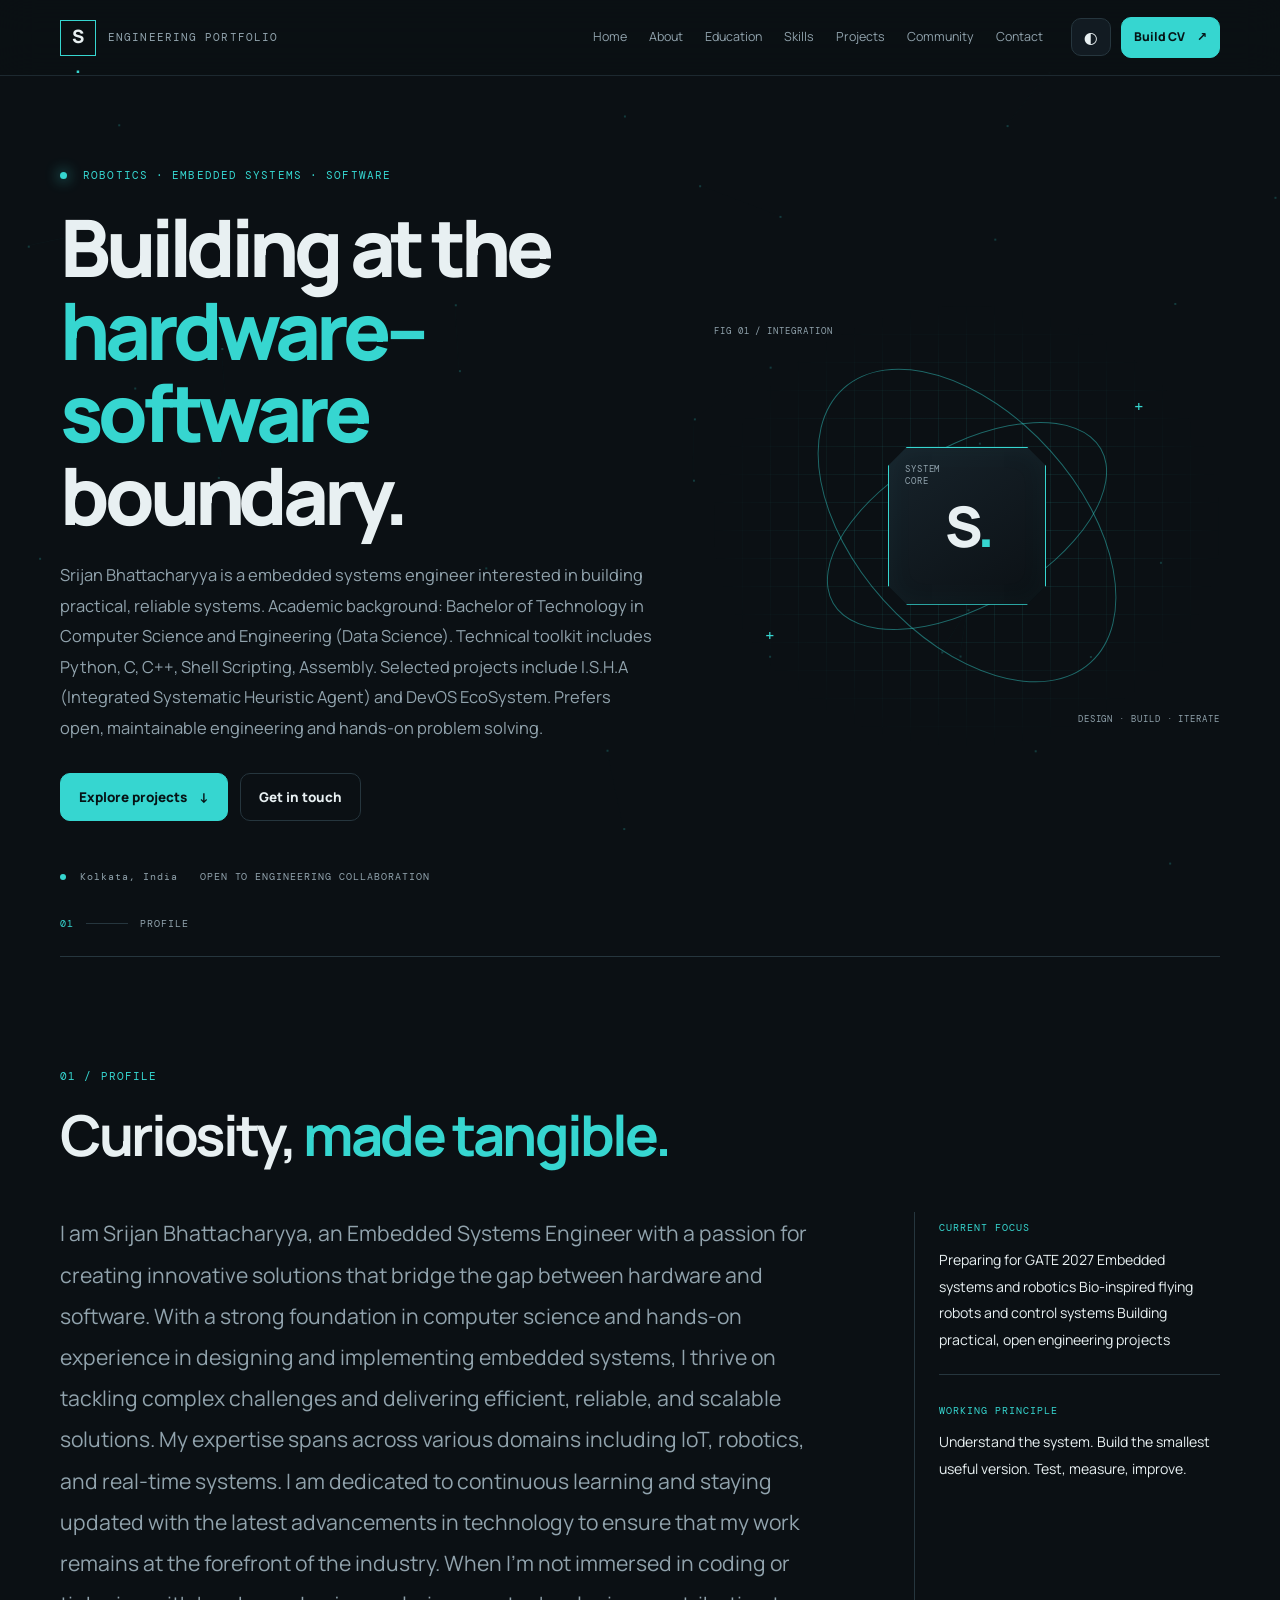
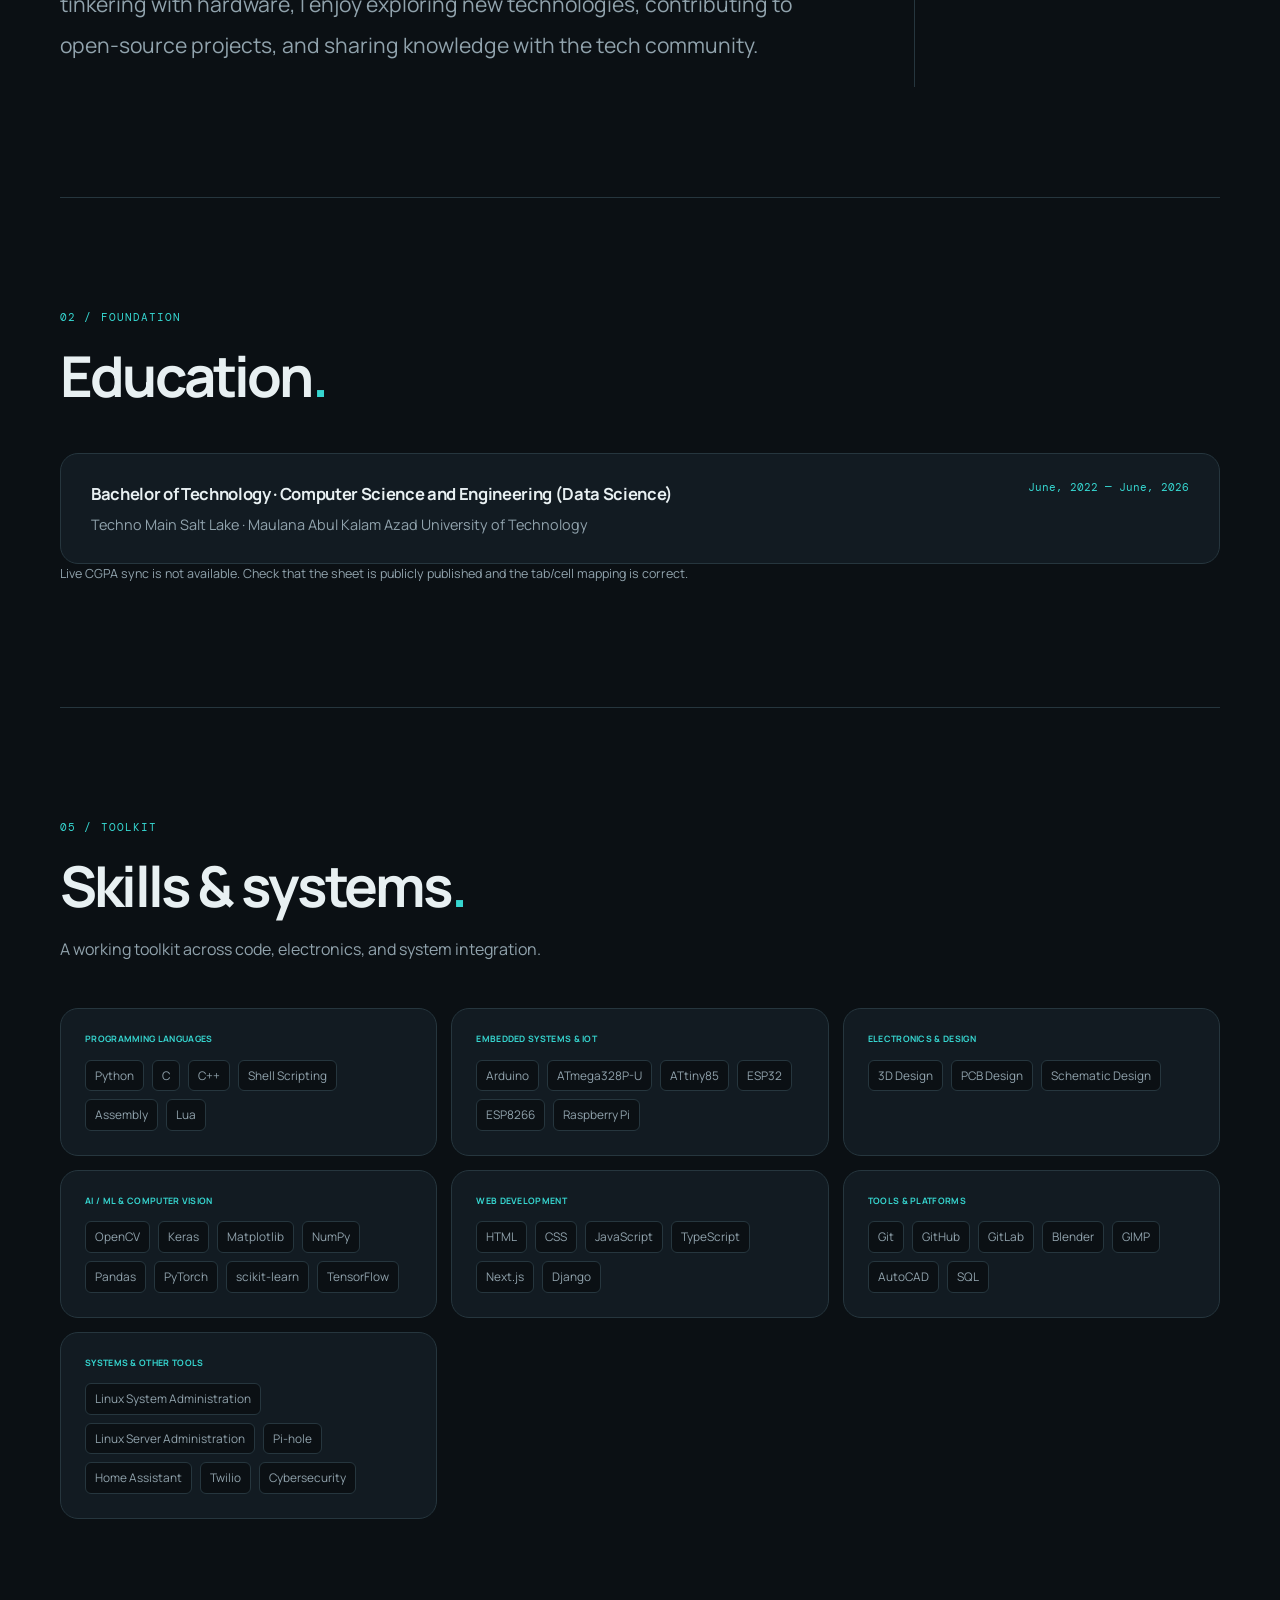
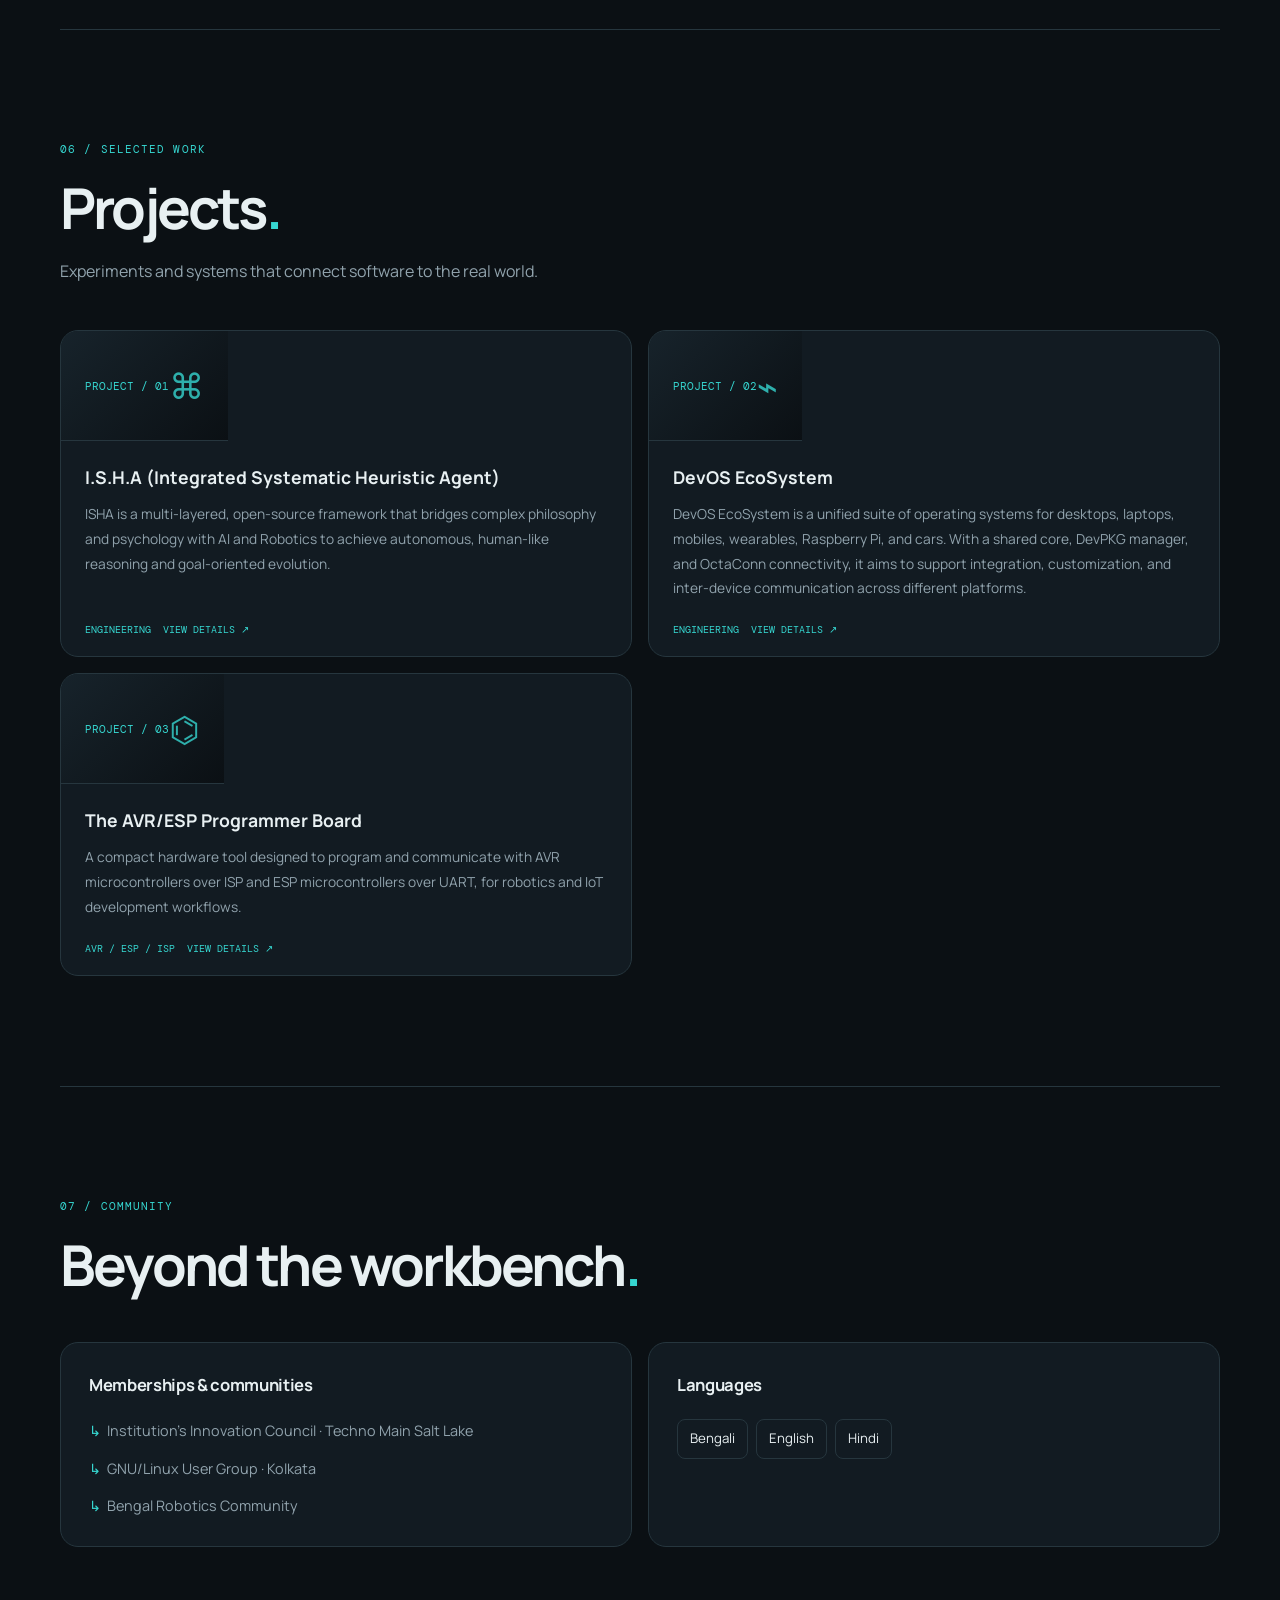
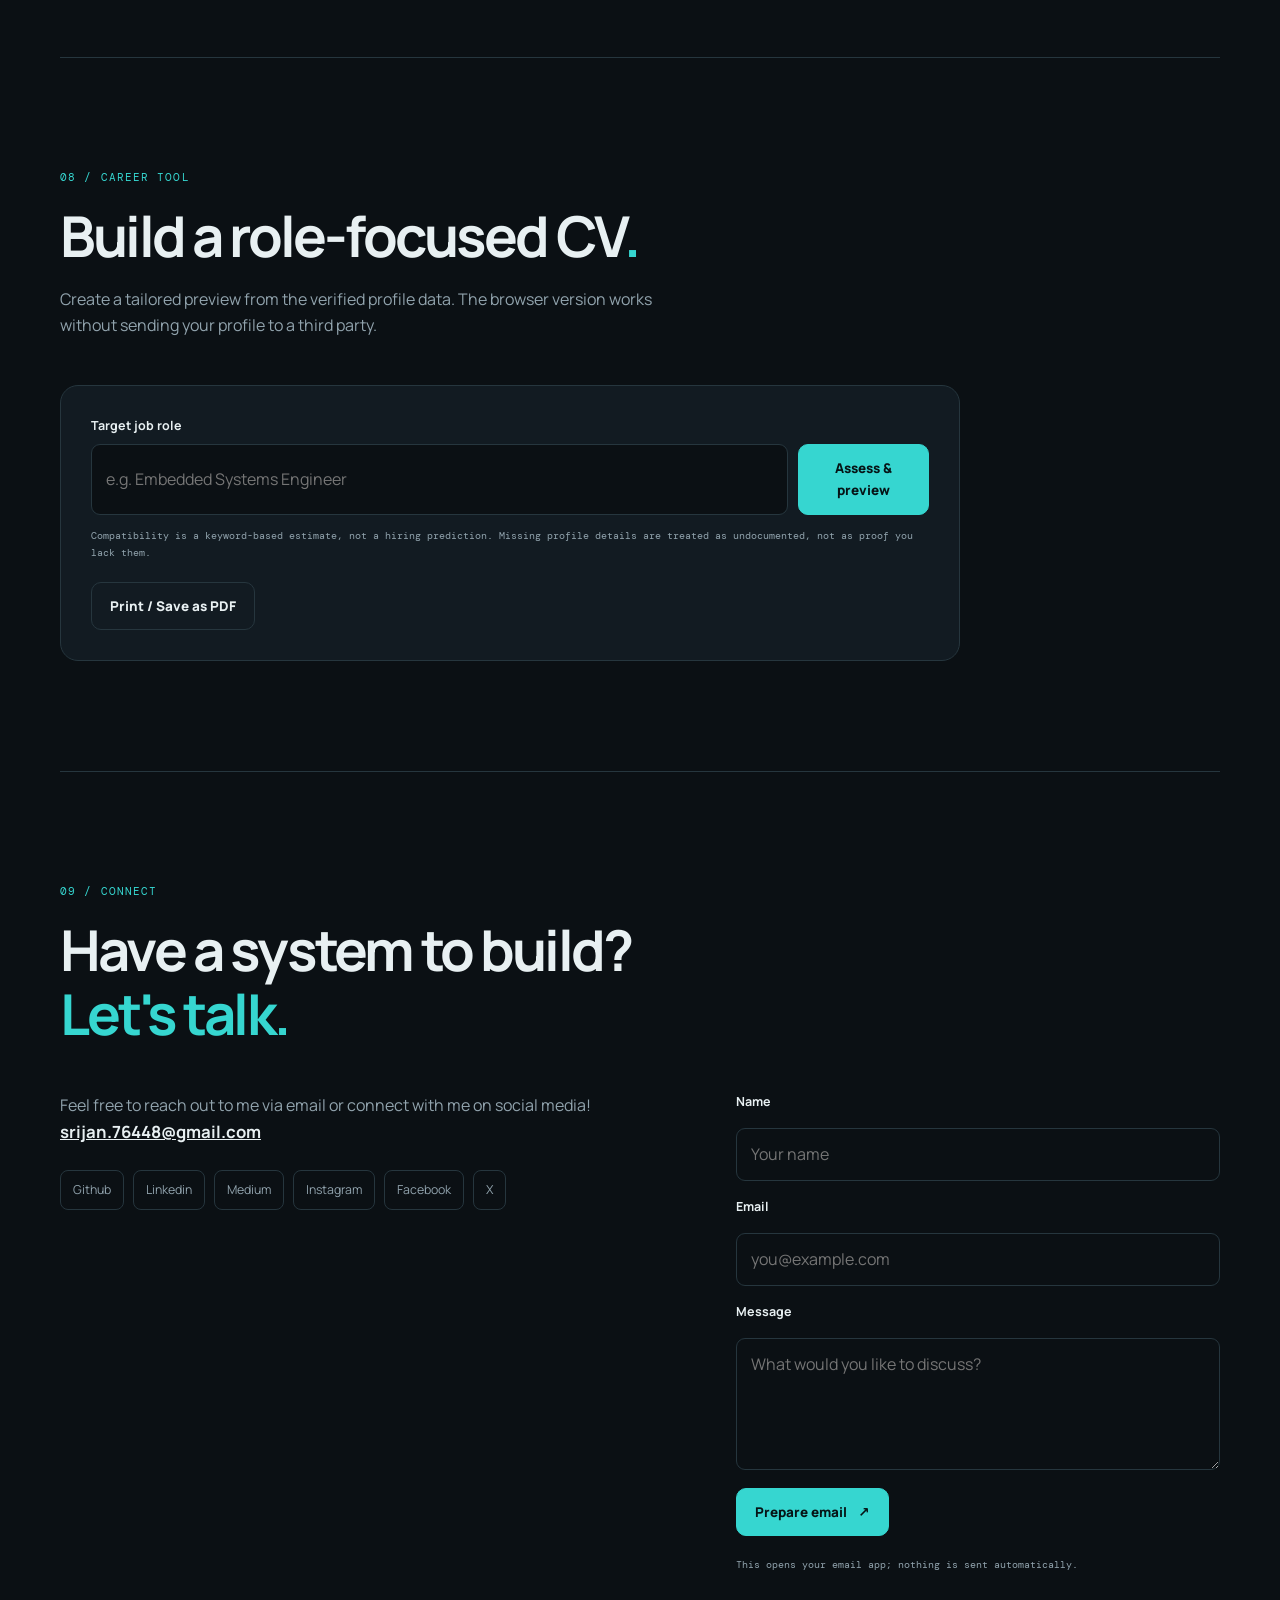
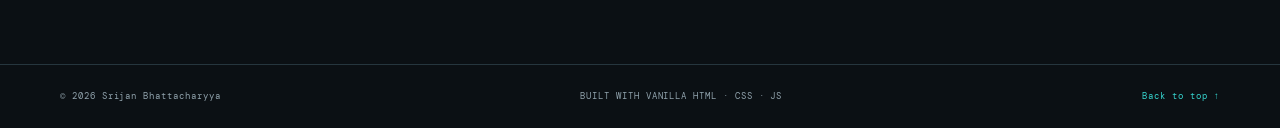
<file: index.html>
<!doctype html>
<html lang="en" data-theme="dark">
  <head>
    <meta charset="utf-8" />
    <meta name="viewport" content="width=device-width, initial-scale=1" />
    <meta name="theme-color" content="#0b1014" />
    <meta
      name="description"
      content="Robotics, embedded systems, and software engineering portfolio."
    />
    <title>Portfolio | Robotics &amp; Embedded Systems</title>
    <link
      rel="icon"
      type="image/webp"
      href="assets/imgs/logo.webp"
      id="web-icon"
    />
    <link rel="stylesheet" href="index.css" />
    <script src="index.js" defer></script>
  </head>
  <body>
    <a class="skip-link" href="#main">Skip to content</a>
    <div
      id="loadingScreen"
      class="loading-screen"
      role="status"
      aria-live="polite"
    >
      <div class="loading-terminal">
        <span class="eyebrow">SYSTEM / PORTFOLIO</span>
        <p>Initializing engineering workspace…</p>
      </div>
    </div>
    <canvas id="particleAccelerator" aria-hidden="true"></canvas>
    <header class="site-header">
      <a class="brand" href="#home" aria-label="Go to home"
        ><span class="brand-mark">S<span>.</span></span
        ><span class="brand-label">ENGINEERING PORTFOLIO</span></a
      >
      <button
        id="nav-toggle"
        class="nav-toggle"
        type="button"
        aria-expanded="false"
        aria-controls="site-nav"
      >
        Menu
      </button>
      <nav id="site-nav" class="site-nav" aria-label="Main navigation">
        <a href="#home">Home</a><a href="#about">About</a
        ><a href="#education">Education</a><a href="#experience">Experience</a
        ><a href="#achievements">Achievements</a><a href="#skills">Skills</a
        ><a href="#projects">Projects</a><a href="#memberships">Community</a
        ><a href="#contact">Contact</a>
      </nav>
      <div class="header-actions">
        <button
          id="theme-toggle"
          class="icon-button"
          type="button"
          aria-label="Switch to light theme"
          title="Toggle theme"
        >
          ◐</button
        ><a class="button button-small" href="#cv-builder"
          >Build CV <span aria-hidden="true">↗</span></a
        >
      </div>
    </header>

    <main id="main">
      <section id="home" class="hero section-wrap">
        <div class="hero-copy">
          <p class="eyebrow">
            <span class="status-dot"></span> ROBOTICS · EMBEDDED SYSTEMS ·
            SOFTWARE
          </p>
          <h1>
            Building at the<br /><span class="accent-text"
              >hardware–software</span
            ><br />boundary.
          </h1>
          <p id="user-short-description" class="hero-summary">
            Embedded systems, practical engineering, and software built to work
            with the physical world.
          </p>
          <div class="hero-actions">
            <a class="button" href="#projects"
              >Explore projects <span aria-hidden="true">↓</span></a
            ><a class="button button-quiet" href="#contact">Get in touch</a>
          </div>
          <div class="hero-meta">
            <span><i></i> Kolkata, India</span
            ><span>OPEN TO ENGINEERING COLLABORATION</span>
          </div>
        </div>
        <div class="hero-visual" aria-label="Abstract engineering illustration">
          <div class="visual-grid"></div>
          <div class="orbit orbit-one"></div>
          <div class="orbit orbit-two"></div>
          <div class="core-chip">
            <span class="chip-pins"></span
            ><span class="chip-label">SYSTEM<br />CORE</span
            ><span class="chip-center">S<span>.</span></span>
          </div>
          <span class="visual-tag tag-top">FIG 01 / INTEGRATION</span
          ><span class="visual-tag tag-bottom">DESIGN · BUILD · ITERATE</span>
          <span class="crosshair crosshair-a">+</span
          ><span class="crosshair crosshair-b">+</span>
        </div>
        <div class="hero-index">
          <span>01</span><span class="index-line"></span><span>PROFILE</span>
        </div>
      </section>

      <section id="about" class="content-section section-wrap">
        <div class="section-heading">
          <p class="eyebrow">01 / PROFILE</p>
          <h2>Curiosity, <span class="accent-text">made tangible.</span></h2>
        </div>
        <div class="about-grid">
          <p id="about-description" class="about-copy"></p>
          <div class="about-aside">
            <span class="aside-label">CURRENT FOCUS</span>
            <p id="current-focus"></p>
            <span class="aside-rule"></span
            ><span class="aside-label">WORKING PRINCIPLE</span>
            <p id="working-principle"></p>
          </div>
        </div>
      </section>

      <section id="education" class="content-section section-wrap">
        <div class="section-heading">
          <p class="eyebrow">02 / FOUNDATION</p>
          <h2>Education<span class="accent-text">.</span></h2>
        </div>
        <div id="education-list" class="education-list">
          <p class="muted">Loading education data…</p>
        </div>
        <p id="academic-status" class="data-status" aria-live="polite"></p>
      </section>

      <section id="experience" class="content-section section-wrap">
        <div class="section-heading">
          <p class="eyebrow">03 / CAREER</p>
          <h2>Experience<span class="accent-text">.</span></h2>
          <p class="section-intro">
            Professional, internship, freelance, and other relevant work
            experiences.
          </p>
        </div>
        <div id="experience-list" class="education-list">
          <p class="muted">Loading experience data…</p>
        </div>
      </section>

      <section id="achievements" class="content-section section-wrap">
        <div class="section-heading">
          <p class="eyebrow">04 / MILESTONES</p>
          <h2>Achievements<span class="accent-text">.</span></h2>
          <p class="section-intro">
            Academic and non-academic achievements, awards, recognitions, and
            milestones.
          </p>
        </div>
        <div id="achievements-list" class="education-list">
          <p class="muted">Loading achievements…</p>
        </div>
      </section>

      <section id="skills" class="content-section section-wrap">
        <div class="section-heading">
          <p class="eyebrow">05 / TOOLKIT</p>
          <h2>Skills &amp; systems<span class="accent-text">.</span></h2>
          <p class="section-intro">
            A working toolkit across code, electronics, and system integration.
          </p>
        </div>
        <div id="skills-list" class="skills-grid"></div>
      </section>

      <section id="projects" class="content-section section-wrap">
        <div class="section-heading">
          <p class="eyebrow">06 / SELECTED WORK</p>
          <h2>Projects<span class="accent-text">.</span></h2>
          <p class="section-intro">
            Experiments and systems that connect software to the real world.
          </p>
        </div>
        <div id="projects-list" class="projects-grid"></div>
      </section>

      <section id="memberships" class="content-section section-wrap">
        <div class="section-heading">
          <p class="eyebrow">07 / COMMUNITY</p>
          <h2>Beyond the workbench<span class="accent-text">.</span></h2>
        </div>
        <div class="community-grid">
          <div>
            <h3>Memberships &amp; communities</h3>
            <ul id="memberships-list" class="simple-list"></ul>
          </div>
          <div>
            <h3>Languages</h3>
            <div id="languages-list" class="language-list"></div>
          </div>
        </div>
      </section>

      <section id="cv-builder" class="content-section section-wrap">
        <div class="section-heading">
          <p class="eyebrow">08 / CAREER TOOL</p>
          <h2>Build a role-focused CV<span class="accent-text">.</span></h2>
          <p class="section-intro">
            Create a tailored preview from the verified profile data. The
            browser version works without sending your profile to a third party.
          </p>
        </div>
        <div class="cv-builder-panel">
          <label for="cv-role">Target job role</label>
          <div class="cv-input-row">
            <input
              id="cv-role"
              type="text"
              placeholder="e.g. Embedded Systems Engineer"
              autocomplete="organization-title"
            /><button id="generate-cv" class="button" type="button">
              Assess &amp; preview
            </button>
          </div>
          <p class="form-hint">
            Compatibility is a keyword-based estimate, not a hiring prediction.
            Missing profile details are treated as undocumented, not as proof
            you lack them.
          </p>
          <div
            id="cv-assessment"
            class="assessment"
            hidden
            aria-live="polite"
          ></div>
          <div class="cv-actions">
            <button
              id="print-cv"
              class="button button-quiet"
              type="button"
              disabled
            >
              Print / Save as PDF</button
            ><button id="close-cv" class="text-button" type="button" hidden>
              Close preview
            </button>
          </div>
          <div id="cv-preview" class="cv-preview" hidden></div>
        </div>
      </section>

      <section
        id="contact"
        class="content-section section-wrap contact-section"
      >
        <div class="section-heading">
          <p class="eyebrow">09 / CONNECT</p>
          <h2>
            Have a system to build?<br /><span class="accent-text"
              >Let's talk.</span
            >
          </h2>
        </div>
        <div class="contact-grid">
          <div>
            <p id="contact-description" class="section-intro">
              Reach out for engineering conversations, open-source
              collaboration, and robotics projects.
            </p>
            <p id="email-address" class="email-address"></p>
            <div id="social-links" class="social-links"></div>
          </div>
          <form id="contact-form" class="contact-form">
            <label for="name">Name</label
            ><input
              id="name"
              name="name"
              required
              placeholder="Your name"
              autocomplete="name"
            />
            <label for="email">Email</label
            ><input
              id="email"
              name="email"
              type="email"
              required
              placeholder="you@example.com"
              autocomplete="email"
            />
            <label for="message">Message</label
            ><textarea
              id="message"
              name="message"
              required
              rows="4"
              placeholder="What would you like to discuss?"
            ></textarea>
            <button class="button" type="submit">
              Prepare email <span aria-hidden="true">↗</span>
            </button>
            <p class="form-hint">
              This opens your email app; nothing is sent automatically.
            </p>
          </form>
        </div>
      </section>
    </main>
    <footer class="site-footer">
      <span
        >© <span id="current-year"></span>
        <span id="footer-name">Portfolio</span></span
      ><span>BUILT WITH VANILLA HTML · CSS · JS</span
      ><a href="#home">Back to top ↑</a>
    </footer>

    <dialog id="project-dialog" class="project-dialog">
      <button
        id="project-dialog-close"
        class="dialog-close"
        type="button"
        aria-label="Close project details"
      >
        ×
      </button>
      <div id="project-dialog-content"></div>
    </dialog>
    <div id="app-status" class="sr-only" role="status" aria-live="polite"></div>
  </body>
</html>
</file>
<file: index.css>
@import url("https://fonts.googleapis.com/css2?family=DM+Mono:wght@400;500&family=Manrope:wght@400;500;600;700;800&display=swap");
:root {
  color-scheme: dark;
  --bg: #0b1014;
  --surface: #121b22;
  --surface-2: #17232b;
  --line: #26363e;
  --text: #e8f0f2;
  --muted: #91a3ad;
  --accent: #36d6d0;
  --accent-2: #178c8c;
  --danger: #ffb86b;
  --shadow: 0 24px 80px #0005;
  --radius: 18px;
  --mono: "DM Mono", ui-monospace, monospace;
  --sans: "Manrope", system-ui, sans-serif;
  --max: 1160px;
}
html[data-theme="light"] {
  color-scheme: light;
  --bg: #f2f6f5;
  --surface: #fff;
  --surface-2: #e7efed;
  --line: #ccd9d6;
  --text: #132329;
  --muted: #53666d;
  --accent: #087e7a;
  --accent-2: #126a67;
  --shadow: 0 24px 80px #17312b12;
}
* {
  box-sizing: border-box;
}
html {
  scroll-behavior: smooth;
  scroll-padding-top: 90px;
}
body {
  margin: 0;
  background: var(--bg);
  color: var(--text);
  font-family: var(--sans);
  line-height: 1.65;
  overflow-x: hidden;
}
a {
  color: inherit;
}
button,
input,
textarea {
  font: inherit;
}
button,
a {
  -webkit-tap-highlight-color: transparent;
}
::selection {
  background: var(--accent);
  color: #071013;
}
.skip-link {
  position: fixed;
  left: 12px;
  top: -60px;
  z-index: 10001;
  padding: 10px 14px;
  background: var(--accent);
  color: #061114;
}
.skip-link:focus {
  top: 12px;
}
.sr-only {
  position: absolute;
  width: 1px;
  height: 1px;
  padding: 0;
  margin: -1px;
  overflow: hidden;
  clip: rect(0, 0, 0, 0);
  white-space: nowrap;
  border: 0;
}
#particleAccelerator {
  position: fixed;
  inset: 0;
  width: 100%;
  height: 100%;
  z-index: -1;
  pointer-events: none;
  opacity: 0.34;
}
.site-header {
  position: sticky;
  top: 0;
  z-index: 1000;
  min-height: 76px;
  padding: 0 max(24px, calc((100vw - var(--max)) / 2));
  display: flex;
  align-items: center;
  gap: 28px;
  background: color-mix(in srgb, var(--bg) 88%, transparent);
  backdrop-filter: blur(18px);
  border-bottom: 1px solid color-mix(in srgb, var(--line) 70%, transparent);
}
.brand {
  display: flex;
  align-items: center;
  gap: 12px;
  text-decoration: none;
  white-space: nowrap;
}
.brand-mark {
  display: grid;
  place-items: center;
  width: 36px;
  height: 36px;
  border: 1px solid var(--accent);
  font-weight: 800;
  font-size: 1.15rem;
}
.brand-mark span,
.chip-center span {
  color: var(--accent);
}
.brand-label,
.eyebrow,
.aside-label,
.visual-tag,
.hero-meta,
.hero-index,
.site-footer,
.form-hint {
  font-family: var(--mono);
  font-size: 0.69rem;
  letter-spacing: 0.1em;
}
.brand-label {
  color: var(--muted);
}
.site-nav {
  display: flex;
  gap: 22px;
  margin-left: auto;
}
.site-nav a {
  font-size: 0.78rem;
  color: var(--muted);
  text-decoration: none;
  transition: color 0.2s;
}
.site-nav a:hover,
.site-nav a:focus-visible {
  color: var(--accent);
}
.header-actions {
  display: flex;
  align-items: center;
  gap: 10px;
}
.icon-button,
.nav-toggle {
  border: 1px solid var(--line);
  background: var(--surface);
  color: var(--text);
  height: 38px;
  min-width: 40px;
  border-radius: 10px;
  cursor: pointer;
}
.nav-toggle {
  display: none;
}
.button {
  display: inline-flex;
  align-items: center;
  justify-content: center;
  gap: 12px;
  padding: 12px 18px;
  border: 1px solid var(--accent);
  border-radius: 10px;
  background: var(--accent);
  color: #061416;
  font-weight: 800;
  font-size: 0.84rem;
  text-decoration: none;
  cursor: pointer;
  transition:
    transform 0.2s,
    background 0.2s,
    border-color 0.2s;
}
.button:hover {
  transform: translateY(-2px);
  background: #6ce8e2;
}
.button-small {
  padding: 9px 12px;
  font-size: 0.76rem;
}
.button-quiet {
  background: transparent;
  color: var(--text);
  border-color: var(--line);
}
.button-quiet:hover {
  background: var(--surface);
  color: var(--text);
  border-color: var(--accent);
}
.text-button {
  border: 0;
  background: none;
  color: var(--accent);
  cursor: pointer;
}
.section-wrap {
  width: min(var(--max), calc(100% - 48px));
  margin-inline: auto;
}
.hero {
  min-height: min(790px, calc(100vh - 76px));
  padding-block: 90px 70px;
  display: grid;
  grid-template-columns: 1.08fr 0.92fr;
  align-items: center;
  gap: 60px;
  position: relative;
}
.eyebrow {
  color: var(--accent);
  margin: 0 0 22px;
}
.status-dot {
  display: inline-block;
  width: 7px;
  height: 7px;
  border-radius: 50%;
  background: var(--accent);
  margin-right: 8px;
  box-shadow: 0 0 14px var(--accent);
}
h1,
h2,
h3,
p {
  margin-top: 0;
}
h1 {
  font-size: clamp(2.7rem, 6.2vw, 5.5rem);
  line-height: 1.04;
  letter-spacing: -0.065em;
  margin-bottom: 24px;
  font-weight: 800;
}
h2 {
  font-size: clamp(2rem, 4.4vw, 3.65rem);
  line-height: 1.13;
  letter-spacing: -0.05em;
  margin-bottom: 18px;
}
h3 {
  font-size: 1.04rem;
  letter-spacing: -0.02em;
}
.accent-text {
  color: var(--accent);
}
.hero-summary {
  max-width: 620px;
  color: var(--muted);
  font-size: 1.03rem;
  line-height: 1.85;
}
.hero-actions {
  display: flex;
  gap: 12px;
  flex-wrap: wrap;
  margin-top: 30px;
}
.hero-meta {
  display: flex;
  flex-wrap: wrap;
  gap: 22px;
  margin-top: 48px;
  color: var(--muted);
  font-size: 0.61rem;
}
.hero-meta i {
  display: inline-block;
  width: 6px;
  height: 6px;
  border-radius: 50%;
  background: var(--accent);
  margin-right: 7px;
}
.hero-visual {
  min-height: 440px;
  position: relative;
  display: grid;
  place-items: center;
  isolation: isolate;
}
.visual-grid {
  position: absolute;
  inset: 0;
  background-image:
    linear-gradient(
      color-mix(in srgb, var(--accent) 12%, transparent) 1px,
      transparent 1px
    ),
    linear-gradient(
      90deg,
      color-mix(in srgb, var(--accent) 12%, transparent) 1px,
      transparent 1px
    );
  background-size: 28px 28px;
  mask-image: radial-gradient(ellipse, black 10%, transparent 72%);
  z-index: -1;
}
.orbit {
  position: absolute;
  border: 1px solid color-mix(in srgb, var(--accent) 45%, transparent);
  border-radius: 50%;
  transform: rotate(-30deg);
}
.orbit-one {
  width: 310px;
  height: 160px;
}
.orbit-two {
  width: 370px;
  height: 225px;
  transform: rotate(48deg);
}
.core-chip {
  position: relative;
  width: 158px;
  height: 158px;
  display: grid;
  place-items: center;
  border: 1px solid var(--accent);
  background: linear-gradient(145deg, var(--surface-2), var(--bg));
  box-shadow:
    0 0 55px color-mix(in srgb, var(--accent) 16%, transparent),
    inset 0 0 30px #36d6d00c;
  clip-path: polygon(
    12% 0,
    88% 0,
    100% 12%,
    100% 88%,
    88% 100%,
    12% 100%,
    0 88%,
    0 12%
  );
}
.chip-center {
  font-size: 3.5rem;
  font-weight: 800;
  letter-spacing: -0.1em;
}
.chip-label {
  position: absolute;
  top: 16px;
  left: 16px;
  font: 0.55rem/1.35 var(--mono);
  letter-spacing: 0.1em;
  color: var(--muted);
}
.chip-pins {
  position: absolute;
  inset: -6px;
  border: 1px dashed color-mix(in srgb, var(--accent) 60%, transparent);
}
.visual-tag {
  position: absolute;
  color: var(--muted);
  font-size: 0.58rem;
}
.tag-top {
  top: 18px;
  left: 0;
}
.tag-bottom {
  bottom: 18px;
  right: 0;
}
.crosshair {
  position: absolute;
  color: var(--accent);
  font-family: var(--mono);
}
.crosshair-a {
  top: 20%;
  right: 15%;
}
.crosshair-b {
  bottom: 22%;
  left: 10%;
}
.hero-index {
  position: absolute;
  bottom: 24px;
  left: 0;
  display: flex;
  align-items: center;
  gap: 12px;
  color: var(--muted);
  font-size: 0.6rem;
}
.hero-index span:first-child {
  color: var(--accent);
}
.index-line {
  height: 1px;
  width: 42px;
  background: var(--line);
}
.content-section {
  padding-block: 110px;
  border-top: 1px solid var(--line);
}
.section-heading {
  max-width: 760px;
  margin-bottom: 46px;
}
.section-heading .eyebrow {
  margin-bottom: 18px;
}
.section-intro {
  max-width: 650px;
  color: var(--muted);
  margin-bottom: 0;
}
.about-grid {
  display: grid;
  grid-template-columns: minmax(0, 1.5fr) minmax(220px, 0.6fr);
  gap: 90px;
}
.about-copy {
  font-size: clamp(1.05rem, 1.7vw, 1.32rem);
  line-height: 1.95;
  color: var(--muted);
  white-space: pre-line;
}
.about-aside {
  padding-left: 24px;
  border-left: 1px solid var(--line);
}
.aside-label {
  color: var(--accent);
  font-size: 0.61rem;
}
.about-aside p {
  margin: 8px 0 20px;
  font-size: 0.88rem;
  line-height: 1.9;
}
.aside-rule {
  display: block;
  width: 100%;
  height: 1px;
  background: var(--line);
  margin: 20px 0;
}
.education-list {
  display: grid;
  gap: 14px;
}
.education-card,
.skill-card,
.project-card,
.community-grid > div,
.cv-builder-panel {
  background: var(--surface);
  border: 1px solid var(--line);
  border-radius: var(--radius);
}
.education-card {
  display: grid;
  grid-template-columns: 1fr auto;
  gap: 20px;
  padding: 26px 30px;
}
.education-card h3 {
  margin-bottom: 5px;
}
.education-card p {
  margin: 0;
  color: var(--muted);
  font-size: 0.9rem;
}
.education-date {
  font: 0.7rem var(--mono);
  color: var(--accent);
  text-align: right;
}
.education-cgpa {
  margin-top: 14px !important;
  color: var(--text) !important;
}
.data-status,
.muted {
  font-size: 0.78rem;
  color: var(--muted);
}
.skills-grid {
  display: grid;
  grid-template-columns: repeat(3, minmax(0, 1fr));
  gap: 14px;
}
.skill-card {
  padding: 24px;
  transition:
    border-color 0.2s,
    transform 0.2s;
}
.skill-card:hover,
.project-card:hover {
  border-color: color-mix(in srgb, var(--accent) 65%, var(--line));
  transform: translateY(-3px);
}
.skill-card h3 {
  font-size: 0.58rem;
  line-height: 1.45;
  letter-spacing: 0.045em;
  text-transform: uppercase;
  color: var(--accent);
  margin-bottom: 14px;
  font-weight: 700;
  overflow-wrap: anywhere;
}
.skill-list {
  display: flex;
  flex-wrap: wrap;
  gap: 8px;
}
.skill-chip {
  padding: 5px 9px;
  border: 1px solid var(--line);
  border-radius: 6px;
  color: var(--muted);
  font-size: 0.74rem;
  background: var(--bg);
}
.projects-grid {
  display: grid;
  grid-template-columns: repeat(2, minmax(0, 1fr));
  gap: 16px;
}
.project-card {
  padding: 0;
  text-align: left;
  color: var(--text);
  cursor: pointer;
  overflow: hidden;
  transition:
    border-color 0.2s,
    transform 0.2s;
  display: flex;
  flex-direction: column;
  min-height: 250px;
}
.project-art {
  min-height: 110px;
  display: flex;
  align-items: center;
  justify-content: space-between;
  padding: 22px 24px;
  background: linear-gradient(135deg, var(--surface-2), var(--bg));
  border-bottom: 1px solid var(--line);
}
.project-art span:first-child {
  font: 0.68rem var(--mono);
  color: var(--accent);
}
.project-art .project-symbol {
  font-size: 2.2rem;
  color: var(--accent);
  opacity: 0.8;
}
.project-body {
  padding: 22px 24px;
}
.project-title {
  font-size: 1.1rem;
  margin-bottom: 10px;
  display: block;
}
.project-description {
  font-size: 0.86rem;
  line-height: 1.8;
  color: var(--muted);
  margin-bottom: 0;
}
.project-footer {
  margin-top: auto;
  padding: 0 24px 20px;
  display: flex;
  justify-content: space-between;
  gap: 12px;
  font: 0.65rem var(--mono);
  color: var(--accent);
}
.community-grid {
  display: grid;
  grid-template-columns: 1fr 1fr;
  gap: 16px;
}
.community-grid > div {
  padding: 28px;
}
.community-grid h3 {
  margin-bottom: 20px;
}
.simple-list {
  list-style: none;
  padding: 0;
  margin: 0;
  display: grid;
  gap: 14px;
}
.simple-list li {
  padding-left: 18px;
  position: relative;
  color: var(--muted);
  font-size: 0.9rem;
}
.simple-list li:before {
  content: "↳";
  position: absolute;
  left: 0;
  color: var(--accent);
}
.language-list {
  display: flex;
  gap: 8px;
  flex-wrap: wrap;
}
.language-list span {
  padding: 8px 12px;
  border: 1px solid var(--line);
  border-radius: 8px;
  font-size: 0.83rem;
}
.cv-builder-panel {
  padding: 30px;
  max-width: 900px;
}
.cv-builder-panel label,
.contact-form label {
  display: block;
  font-size: 0.78rem;
  font-weight: 700;
  margin-bottom: 8px;
}
.cv-input-row {
  display: flex;
  gap: 10px;
}
.cv-input-row input,
.contact-form input,
.contact-form textarea {
  width: 100%;
  min-width: 0;
  border: 1px solid var(--line);
  border-radius: 9px;
  background: var(--bg);
  color: var(--text);
  padding: 12px 14px;
  outline: none;
}
.cv-input-row input:focus,
.contact-form input:focus,
.contact-form textarea:focus {
  border-color: var(--accent);
  box-shadow: 0 0 0 3px color-mix(in srgb, var(--accent) 15%, transparent);
}
.form-hint {
  font-size: 0.65rem;
  letter-spacing: 0;
  color: var(--muted);
  line-height: 1.7;
  margin: 12px 0 0;
}
.assessment {
  padding: 16px 18px;
  border: 1px solid var(--line);
  border-left: 3px solid var(--accent);
  border-radius: 8px;
  margin-top: 20px;
  font-size: 0.85rem;
}
.assessment[data-level="partial"] {
  border-left-color: #e7b45d;
}
.assessment[data-level="poor"] {
  border-left-color: #ed8c83;
}
.assessment ul {
  margin: 8px 0 0;
  padding-left: 20px;
  color: var(--muted);
}
.cv-actions {
  display: flex;
  gap: 16px;
  align-items: center;
  margin-top: 20px;
}
.cv-preview {
  margin-top: 24px;
  background: #fff;
  color: #20282b;
  border-radius: 4px;
  padding: 32px;
  box-shadow: var(--shadow);
}
.cv-sheet {
  font-family: Arial, sans-serif;
  max-width: 760px;
  margin: auto;
}
.cv-header {
  background: #178c8c;
  color: #fff;
  padding: 22px 24px;
  margin: -32px -32px 24px;
}
.cv-header h2 {
  font-size: 1.8rem;
  letter-spacing: 0;
  margin: 0 0 5px;
}
.cv-header p {
  font-size: 0.78rem;
  margin: 0;
}
.cv-columns {
  display: grid;
  grid-template-columns: 32% 1fr;
  gap: 22px;
}
.cv-sheet h3 {
  font-size: 0.72rem;
  text-transform: uppercase;
  letter-spacing: 0.055em;
  border-bottom: 1px solid #b9c6c6;
  padding-bottom: 5px;
  margin: 16px 0 8px;
  color: #147b7b;
}
.cv-sheet p,
.cv-sheet li {
  font-size: 0.72rem;
  line-height: 1.5;
}
.cv-sheet h4 {
  font-size: 0.61rem;
  line-height: 1.35;
  font-weight: 700;
  letter-spacing: 0.025em;
  margin: 8px 0 3px;
  color: #243337;
}
.skill-card h3 {
  max-width: 100%;
}
.cv-sheet ul {
  padding-left: 16px;
  margin: 5px 0;
}
.cv-sheet .cv-muted {
  color: #526064;
}
.contact-section {
  padding-bottom: 90px;
}
.contact-grid {
  display: grid;
  grid-template-columns: 1fr minmax(280px, 0.8fr);
  gap: 70px;
}
.email-address {
  font-size: 1.05rem;
  font-weight: 700;
  overflow-wrap: anywhere;
}
.social-links {
  display: flex;
  gap: 9px;
  flex-wrap: wrap;
  margin-top: 24px;
}
.social-link {
  display: inline-flex;
  align-items: center;
  justify-content: center;
  padding: 9px 12px;
  border: 1px solid var(--line);
  border-radius: 8px;
  text-decoration: none;
  color: var(--muted);
  font-size: 0.77rem;
  transition:
    color 0.2s,
    border-color 0.2s;
}
.social-link:hover {
  color: var(--accent);
  border-color: var(--accent);
}
.contact-form {
  display: flex;
  flex-direction: column;
  gap: 8px;
}
.contact-form label:not(:first-child) {
  margin-top: 8px;
}
.contact-form textarea {
  resize: vertical;
}
.contact-form .button {
  align-self: flex-start;
  margin-top: 10px;
}
.site-footer {
  display: flex;
  justify-content: space-between;
  gap: 18px;
  flex-wrap: wrap;
  padding: 24px max(24px, calc((100vw - var(--max)) / 2));
  border-top: 1px solid var(--line);
  color: var(--muted);
  font-size: 0.59rem;
}
.site-footer a {
  color: var(--accent);
  text-decoration: none;
}
.loading-screen {
  position: fixed;
  inset: 0;
  z-index: 9999;
  display: grid;
  place-items: center;
  background: var(--bg);
  transition:
    opacity 0.45s,
    visibility 0.45s;
}
.loading-screen.hidden {
  opacity: 0;
  visibility: hidden;
  pointer-events: none;
}
.loading-terminal {
  font: 0.78rem/1.8 var(--mono);
  color: var(--muted);
  padding: 24px;
}
.loading-terminal p {
  margin: 10px 0;
}
.loading-terminal .eyebrow {
  display: block;
}
.project-dialog {
  position: fixed;
  max-width: min(680px, calc(100% - 32px));
  width: 100%;
  border: 1px solid var(--line);
  border-radius: 18px;
  background: var(--surface);
  color: var(--text);
  padding: 32px;
  box-shadow: var(--shadow);
}
.project-dialog::backdrop {
  background: #020708cc;
  backdrop-filter: blur(5px);
}
.dialog-close {
  position: absolute;
  right: 14px;
  top: 10px;
  border: 0;
  background: transparent;
  color: var(--muted);
  font-size: 2rem;
  cursor: pointer;
}
.dialog-project-number {
  font: 0.7rem var(--mono);
  color: var(--accent);
}
.dialog-project-description {
  color: var(--muted);
  line-height: 1.9;
}
.dialog-project-link {
  display: inline-block;
  color: var(--accent);
  margin-top: 12px;
}
.no-scroll {
  overflow: hidden;
}
@media (max-width: 980px) {
  .site-header {
    gap: 14px;
  }
  .site-nav {
    gap: 12px;
  }
  .site-nav a {
    font-size: 0.7rem;
  }
  .brand-label {
    display: none;
  }
  .hero {
    gap: 25px;
  }
  .skills-grid {
    grid-template-columns: repeat(2, minmax(0, 1fr));
  }
  .about-grid {
    gap: 40px;
  }
}
@media (max-width: 760px) {
  .site-header {
    min-height: 66px;
    padding-inline: 18px;
  }
  .nav-toggle {
    display: block;
    margin-left: auto;
    padding: 0 12px;
  }
  .site-nav {
    display: none;
    position: absolute;
    top: 65px;
    left: 0;
    right: 0;
    padding: 18px;
    background: var(--surface);
    border-bottom: 1px solid var(--line);
    flex-direction: column;
    gap: 0;
  }
  .site-nav.open {
    display: flex;
  }
  .site-nav a {
    padding: 12px 4px;
    font-size: 0.85rem;
  }
  .header-actions {
    gap: 7px;
  }
  .header-actions .button {
    display: none;
  }
  .section-wrap {
    width: calc(100% - 36px);
  }
  .hero {
    min-height: auto;
    padding-block: 76px 70px;
    grid-template-columns: 1fr;
    gap: 30px;
  }
  .hero-visual {
    min-height: 310px;
    max-width: 540px;
    width: 100%;
    margin: auto;
  }
  .hero-index {
    bottom: 14px;
  }
  .content-section {
    padding-block: 76px;
  }
  .about-grid,
  .contact-grid {
    grid-template-columns: 1fr;
    gap: 28px;
  }
  .about-aside {
    padding: 20px 0 0;
    border-left: 0;
    border-top: 1px solid var(--line);
  }
  .projects-grid,
  .community-grid {
    grid-template-columns: 1fr;
  }
  .education-card {
    padding: 20px;
    grid-template-columns: 1fr;
  }
  .education-date {
    text-align: left;
  }
  .contact-grid {
    gap: 35px;
  }
  .site-footer {
    padding-inline: 18px;
  }
  .cv-preview {
    padding: 20px;
  }
  .cv-header {
    margin: -20px -20px 20px;
  }
}
@media (max-width: 480px) {
  .brand-mark {
    width: 32px;
    height: 32px;
  }
  .hero-meta {
    flex-direction: column;
    gap: 8px;
  }
  .hero-visual {
    min-height: 270px;
  }
  .orbit-one {
    width: 250px;
    height: 130px;
  }
  .orbit-two {
    width: 290px;
    height: 180px;
  }
  .core-chip {
    width: 130px;
    height: 130px;
  }
  .skills-grid {
    grid-template-columns: 1fr;
  }
  .cv-builder-panel {
    padding: 20px;
  }
  .cv-input-row {
    flex-direction: column;
  }
  .cv-columns {
    grid-template-columns: 1fr;
    gap: 0;
  }
  .cv-header h2 {
    font-size: 1.45rem;
  }
  .cv-actions {
    flex-wrap: wrap;
  }
  .site-footer {
    font-size: 0.54rem;
  }
}
@media (prefers-reduced-motion: reduce) {
  *,
  *::before,
  *::after {
    scroll-behavior: auto !important;
    animation-duration: 0.01ms !important;
    animation-iteration-count: 1 !important;
    transition-duration: 0.01ms !important;
  }
  #particleAccelerator {
    display: none;
  }
}
@media print {
  body {
    background: #fff !important;
    color: #111 !important;
  }
  .site-header,
  .site-footer,
  .project-dialog,
  #particleAccelerator,
  .loading-screen {
    display: none !important;
  }
  main {
    display: block !important;
  }
  main > .section-wrap:not(#cv-builder) {
    display: none !important;
  }
  #cv-builder {
    display: block !important;
    width: 100%;
    margin: 0;
    padding: 0;
    border: 0;
  }
  .section-heading,
  .cv-builder-panel > label,
  .cv-input-row,
  .form-hint,
  .assessment,
  .cv-actions {
    display: none !important;
  }
  .cv-builder-panel {
    display: block !important;
    padding: 0;
    border: 0;
    background: #fff;
    box-shadow: none;
  }
  .cv-preview[hidden] {
    display: none !important;
  }
  #cv-preview:not([hidden]) {
    display: block !important;
    position: static;
    margin: 0;
    padding: 0;
    border-radius: 0;
    box-shadow: none;
  }
  .cv-sheet {
    max-width: none;
  }
  .cv-header {
    print-color-adjust: exact;
    -webkit-print-color-adjust: exact;
    margin: 0 0 18px;
  }
  .cv-preview {
    box-shadow: none;
    padding: 0;
  }
  @page {
    size: A4;
    margin: 12mm;
  }
}

/* Keep skill-category labels compact; long labels should wrap instead of dominating cards. */
.skill-card h3 {
  font-size: clamp(0.55rem, 0.65vw, 0.62rem);
  letter-spacing: 0.035em;
  overflow-wrap: anywhere;
}
.cv-sheet aside h4 {
  font-size: 0.58rem;
  letter-spacing: 0;
  line-height: 1.35;
}
/* CV links remain recognizable on screen and in printed/PDF output. */
.cv-sheet a {
  color: #126b70;
  text-decoration: underline;
  text-decoration-thickness: 1px;
  text-underline-offset: 2px;
  overflow-wrap: anywhere;
}
.cv-sheet a:hover {
  color: #0a4f53;
}
.cv-project-url {
  margin-top: 2px;
  font-size: 0.65rem !important;
}
@media print {
  .cv-sheet a {
    color: #124f53 !important;
    text-decoration: underline !important;
  }
}
/* Links in the teal CV header must stay white for clear contrast. */
.cv-sheet .cv-header a,
.cv-sheet .cv-header a:hover,
.cv-sheet .cv-header a:focus-visible {
  color: #fff !important;
  text-decoration-color: #fff !important;
}
@media print {
  .cv-sheet .cv-header a,
  .cv-sheet .cv-header a:hover,
  .cv-sheet .cv-header a:focus-visible {
    color: #fff !important;
    text-decoration-color: #fff !important;
  }
}
</file>
